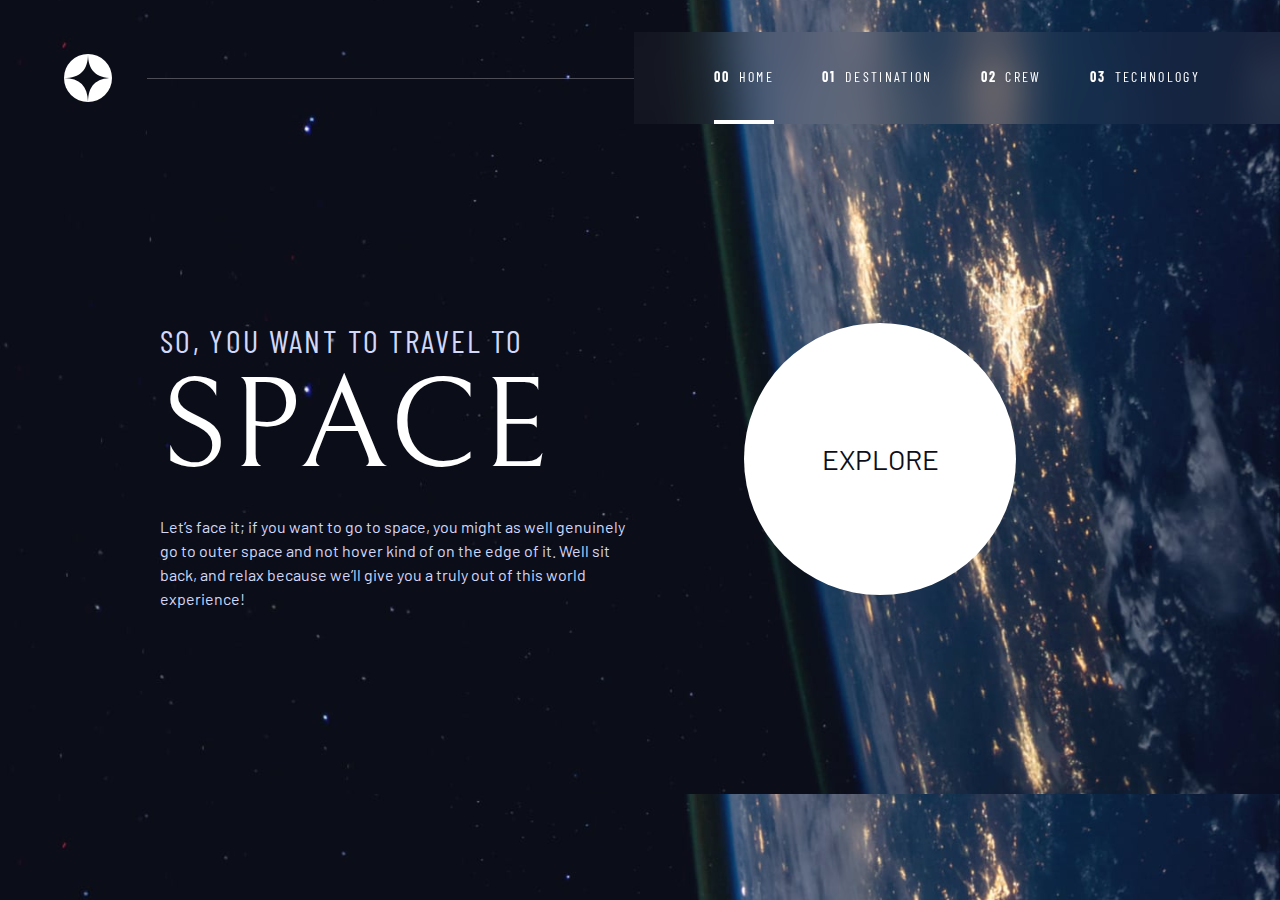
<file: index.html>
<!DOCTYPE html>
<html lang="en">
<head>
  <meta charset="UTF-8">
  <meta name="viewport" content="width=device-width, initial-scale=1.0">

  <link rel="icon" type="image/png" sizes="32x32" href="./assets/favicon-32x32.png">
  
  <title>Frontend Mentor | Space tourism website</title>
  
  <!-- CSS Style  -->
  <link rel="stylesheet" href="./styles.css">

  <!-- Javascripts -->
  <script src="./Scripts/nav.js" defer></script>
</head>
<body id="home">
  <a class="skip-to-content" href="#main">Skip to content</a>
  <header>
    <div class="logo">
      <img src="./assets/shared/logo.svg" alt="Space Logo">
    </div>

    <button class="mobile-nav-toggle" aria-controls="navigation"><span class="sr-only" aria-expanded="false">Menu</span></button>
    
    <nav class="space">
      <ul id="navigation" data-open="false" class=" underline navigation">
          <li class="active"><a href="index.html" class="uppercase fs-1 ls-3"><span aria-hidden="true">00</span>Home</a></li>
          <li><a href="destination.html" class="uppercase fs-1 ls-3"><span aria-hidden="true">01</span>Destination</a></li>
          <li><a href="crew.html" class="uppercase fs-1 ls-3"><span aria-hidden="true">02</span>Crew</a></li>
          <li><a href="technology.html" class="uppercase fs-1 ls-3"><span aria-hidden="true">03</span>Technology</a></li>
      </ul>
    </nav>
  </header>

 <main id="main" class="grid-container container-home">
    <div></div>
  
    <article class="space">
      <h1 class="text-light ff-sans fs-4 ls-3 uppercase" style="--margin-bottom: 1rem">So, you want to travel to 
        <span class="block text-white ff-serif fs-7 ls-3"> Space</span></h1>
      <p class="text-light">Let’s face it; if you want to go to space, you might as well genuinely go to 
        outer space and not hover kind of on the edge of it. Well sit back, and relax 
        because we’ll give you a truly out of this world experience!</p>
      </article>
    
    <div>
      <a class="big-button" href="destination.html">EXPLORE</a>
  </div>
</main>
</body>
</html>
</file>
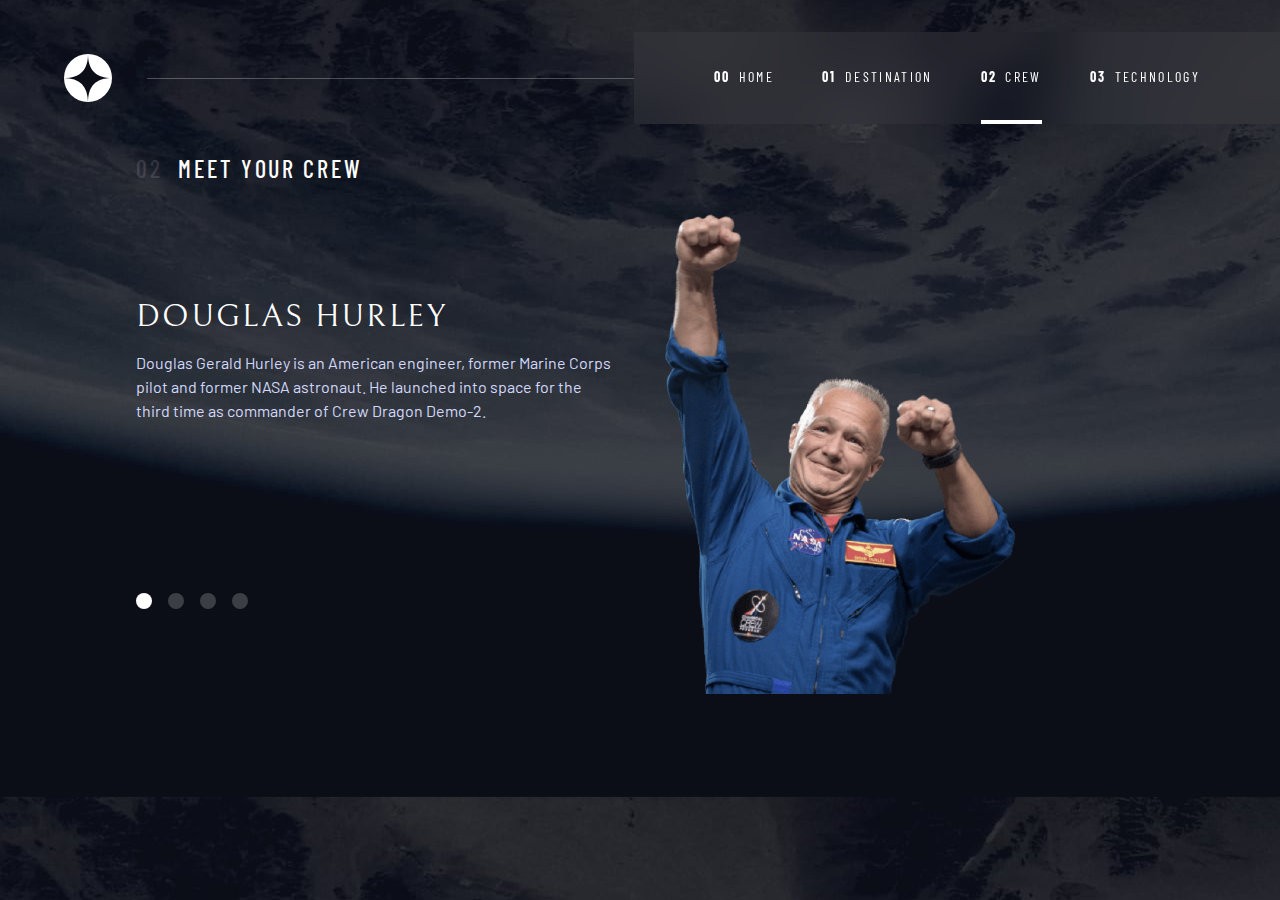
<file: crew.html>
<!DOCTYPE html>
<html lang="en">
<head>
  <meta charset="UTF-8">
  <meta name="viewport" content="width=device-width, initial-scale=1.0">

  <link rel="icon" type="image/png" sizes="32x32" href="./assets/favicon-32x32.png">
  
  <title>Frontend Mentor | Space tourism website</title>
  
  <!-- CSS Style  -->
  <link rel="stylesheet" href="./styles.css">

  <!-- Javascripts -->
  <script src="./Scripts/nav.js" defer></script>
  <script src="./Scripts/tabs.js" defer></script>
</head>
<body id="crew">
  <a class="skip-to-content" href="#main">Skip to content</a>
  <header>
    <div class="logo">
      <img src="./assets/shared/logo.svg" alt="Space Logo">
    </div>
  
    <button class="mobile-nav-toggle" aria-controls="navigation"><span class="sr-only" aria-expanded="false">Menu</span></button>
    
    <nav class="space">
      <ul class=" underline navigation">
          <li><a href="index.html" class="uppercase fs-1 ls-3"><span aria-hidden="true">00</span>Home</a></li>
          <li><a href="destination.html" class="uppercase fs-1 ls-3"><span aria-hidden="true">01</span>Destination</a></li>
          <li class="active"><a href="crew.html" class="uppercase fs-1 ls-3"><span aria-hidden="true">02</span>Crew</a></li>
          <li><a href="technology.html" class="uppercase fs-1 ls-3"><span aria-hidden="true">03</span>Technology</a></li>
      </ul>
    </nav>
  </header>
  
  <main id="main" class="grid-container container-crew">
    <div>
      <h2 class="number-heading"><span>02</span>Meet your crew</h2>
    </div>
    <!-- ARTICLES -->
    <!-- Commander -->
    <section class="space" style="--margin-bottom: 1rem">
      <article class="space" id="commander-tab" role="tab-article">
        <h1 class="uppercase text-white ff-serif fs-4 ls-3 space"><span class="block"></span> Douglas Hurley</h1>
        <p class="text-light">Douglas Gerald Hurley is an American engineer, former Marine Corps pilot 
          and former NASA astronaut. He launched into space for the third time as 
          commander of Crew Dragon Demo-2.
        </p>
      </article>

      <!-- Specialist -->
      <article class="space" id="specialist-tab" role="tab-article" hidden>
        <h1 class="uppercase text-white ff-serif fs-4 ls-3 space"><span class="block">Mission Specialist</span> Mark Shuttleworth</h1>
        <p class="text-light">Mark Richard Shuttleworth is the founder and CEO of Canonical, the company behind 
          the Linux-based Ubuntu operating system. Shuttleworth became the first South 
          African to travel to space as a space tourist.
        </p>
      </article>

      <!-- Pilot -->
      <article class="space" id="pilot-tab" role="tab-article" hidden>
        <h1 class="uppercase text-white ff-serif fs-4 ls-3 space"><span class="block">Pilot</span> Victor Glover</h1>
        <p class="text-light">Pilot on the first operational flight of the SpaceX Crew Dragon to the 
          International Space Station. Glover is a commander in the U.S. Navy where 
          he pilots an F/A-18.He was a crew member of Expedition 64, and served as a 
          station systems flight engineer. 
        </p>
      </article>

      <!-- Engineer -->
      <article class="space" id="engineer-tab" role="tab-article" hidden>
        <h1 class="uppercase text-white ff-serif fs-4 ls-3 space"><span class="block">Flight Engineer</span> Anousheh Ansari</h1>
        <p class="text-light">Anousheh Ansari is an Iranian American engineer and co-founder of Prodea Systems. 
          Ansari was the fourth self-funded space tourist, the first self-funded woman to 
          fly to the ISS, and the first Iranian in space. 
        </p>
      </article>
      
      <!-- TABS -->
      <div class="dot-slide" role="tablist" aria-label="Crew list">
        <button role="tabs" aria-selected="true" aria-controls="commander-tab" data-image="commander-image" tabindex="0"><span class="sr-only">Slide</span></button>
        <button role="tabs" aria-selected="false" aria-controls="specialist-tab" data-image="specialist-image" tabindex="-1"><span class="sr-only">Slide</span></button>
        <button role="tabs" aria-selected="false" aria-controls="pilot-tab" data-image="pilot-image" tabindex="-1"><span class="sr-only">Slide</span></button>
        <button role="tabs" aria-selected="false" aria-controls="engineer-tab" data-image="engineer-image" tabindex="-1"><span class="sr-only">Slide</span></button>
      </div>
    </section>

<!-- IMAGES -->
    <div>
      <!-- Commander -->
      <div role="tab-image" id="commander-image">
        <img src="./assets/crew/image-douglas-hurley.png" alt="Douglas Hurley Image">
      </div>

      <!-- Specialist -->
      <div role="tab-image" id="specialist-image" hidden>
        <img src="./assets/crew/image-mark-shuttleworth.png" alt="Mark Image">
      </div>
  
      <!-- Pilot -->
      <div role="tab-image" id="pilot-image" hidden>
        <img src="./assets/crew/image-victor-glover.png" alt="Victor Image">
      </div>
      
      <!-- Engineer -->
      <div role="tab-image" id="engineer-image" hidden>
        <img src="./assets/crew/image-anousheh-ansari.png" alt="Anousheh Image">
      </div>
    </div>
    
  </main>
</body>
</html>
</file>
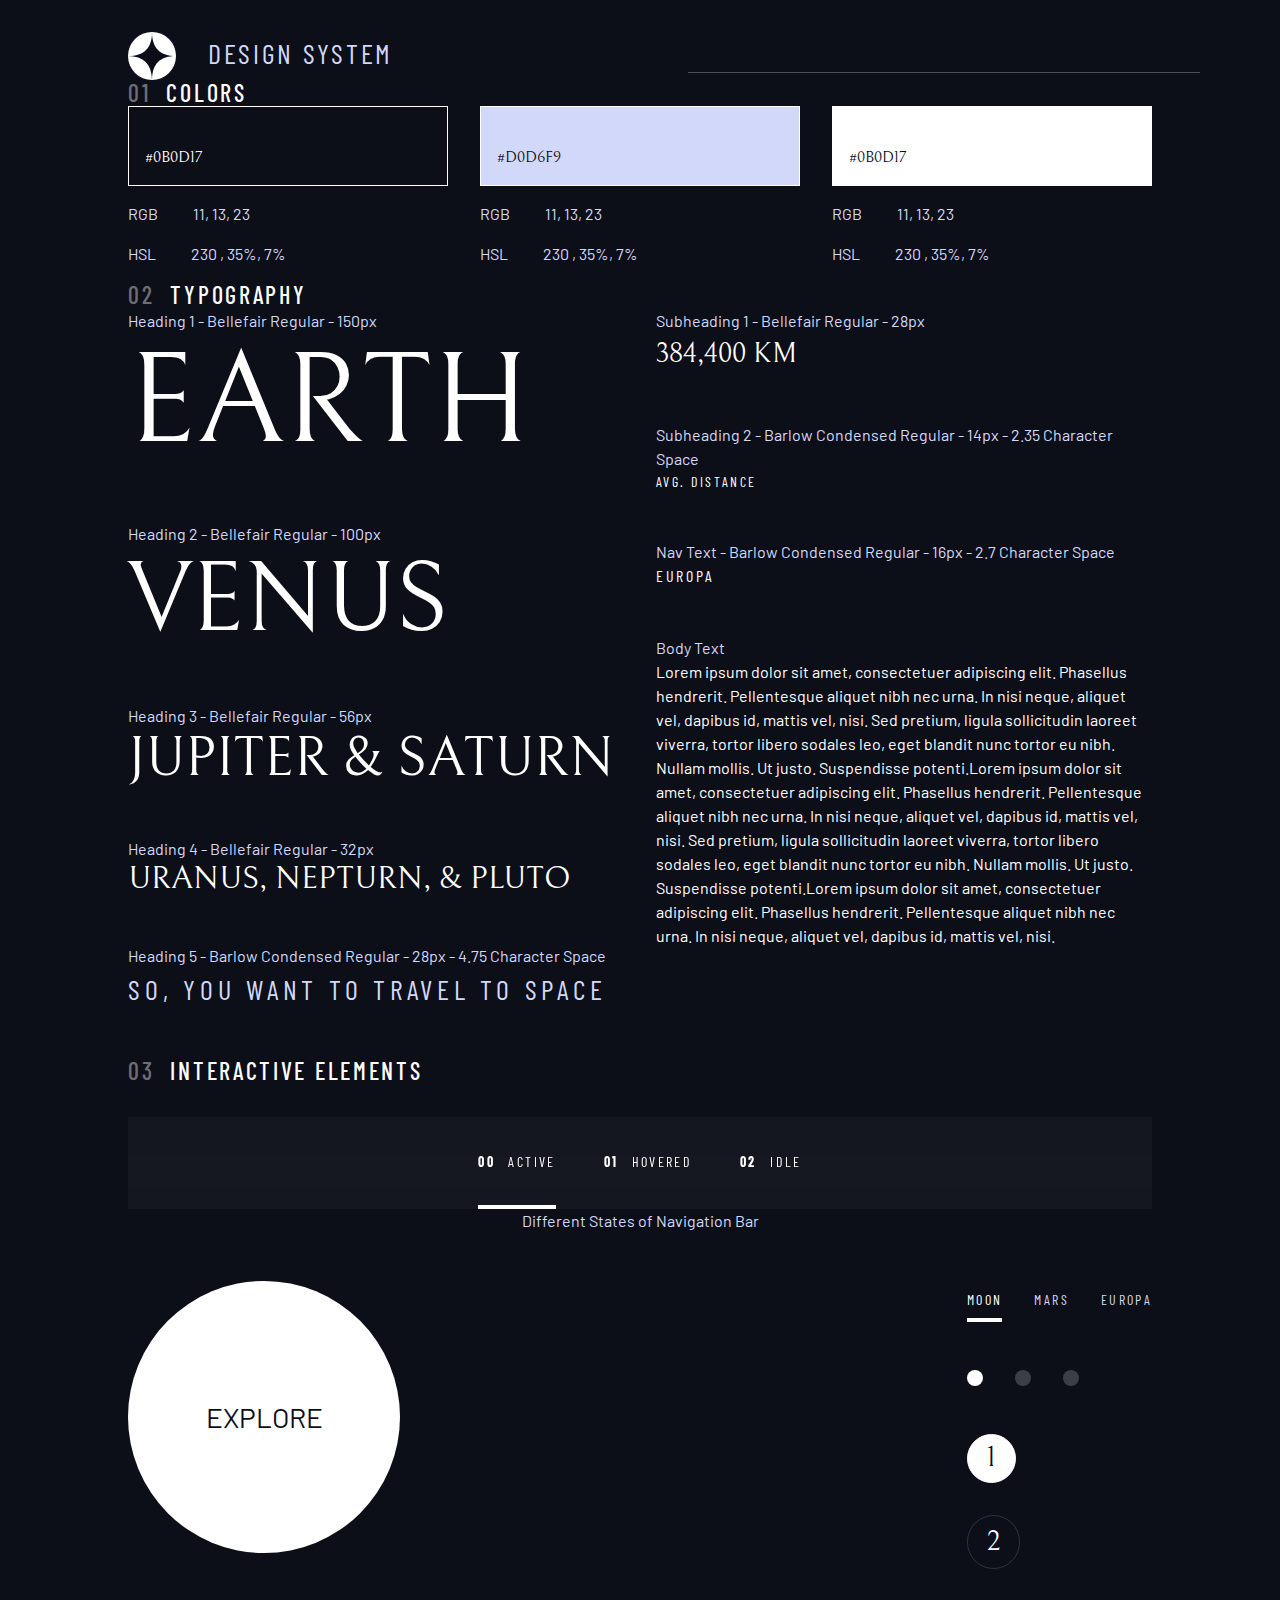
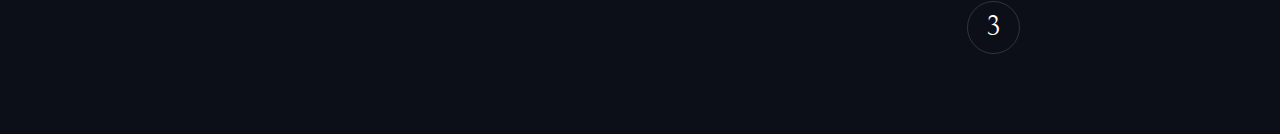
<file: design.html>
<!DOCTYPE html>
<html lang="en">
<head>
    <meta charset="UTF-8">
    <meta http-equiv="X-UA-Compatible" content="IE=edge">
    <meta name="viewport" content="width=device-width, initial-scale=1.0">
    <title>Space Design</title>

    <!-- CSS Style  -->
    <link rel="stylesheet" href="styles.css">
</head>
<body>
<main class="container">
    <header>
        <div class="flex" style="justify-content: space-between;">
            <img src="assets/shared/logo.svg" alt="">
            <p class="uppercase text-light ff-sans fs-3 ls-2">Design System</p>
        </div>
    </header>

    <div>
        <h2 class="number-heading"><span>01</span>colors</h2>
        <div class="flex">
            <div style="flex-grow: 1;">
                <div class="rectangle">#0B0D17</div>
                <p><span>RGB</span> 11, 13, 23</p>
                <p><span>HSL</span> 230 , 35%, 7%</p>
            </div>

            <div style="flex-grow: 1;">
                <div class="rectangle bg-light text-dark">#D0D6F9</div>
                <p><span>RGB</span> 11, 13, 23</p>
                <p><span>HSL</span> 230 , 35%, 7%</p>
            </div>

            <div style="flex-grow: 1;">
                <div class="rectangle bg-white text-dark">#0B0D17</div>
                <p><span>RGB</span>  11, 13, 23</p>
                <p><span>HSL</span>  230 , 35%, 7%</p>
            </div>
        </div>
    </div>

    <div>
        <h2 class="number-heading"><span>02</span>Typography</h2>
        
        <div class="flex">
            <section class="space" style="flex-basis: 100%;">
                <div>
                    <p class="text-light">Heading 1 - Bellefair Regular - 150px </p>
                    <h1 class="ff-serif fs-7 uppercase">Earth</h1>
                </div>
        
                <div>
                    <p class="text-light">Heading 2 - Bellefair Regular - 100px </p>
                    <h2 class="ff-serif fs-6 uppercase">Venus</h2>
                </div>
        
                <div>
                    <p class="text-light">Heading 3 - Bellefair Regular - 56px </p>
                    <h3 class="ff-serif fs-5 uppercase">Jupiter & Saturn</h3>
                </div>
        
                <div>
                    <p class="text-light">Heading 4 - Bellefair Regular - 32px </p>
                    <h4 class="ff-serif fs-4 uppercase">Uranus, Nepturn, & Pluto</h4>
                </div>
        
                <div>
                    <p class="text-light">Heading 5 - Barlow Condensed Regular - 28px - 4.75 Character Space</p>
                    <h5 class="ff-sans fs-3 uppercase text-light ls-1">So, You want to travel to space</h5>
                </div>
            </section>
    
            <section class="space" style="flex-basis: 100%;">
                <div>
                    <p class="text-light">Subheading 1 - Bellefair Regular - 28px</p>
                    <h5 class="ff-serif fs-3 uppercase">384,400 km</h5>
                </div>
    
                <div>
                    <p class="text-light">Subheading 2 - Barlow Condensed Regular - 14px - 2.35 Character Space</p>
                    <h5 class="ff-sans fs-1 uppercase ls-3">Avg. Distance</h5>
                </div>
    
                <div>
                    <p class="text-light">Nav Text - Barlow Condensed Regular - 16px - 2.7 Character Space</p>
                    <h5 class="ff-sans fs-2 uppercase ls-2">Europa</h5>
                </div>
    
                <div>
                    <p class="text-light">Body Text</p>
                    <p>Lorem ipsum dolor sit amet, consectetuer adipiscing elit. Phasellus hendrerit. 
                        Pellentesque aliquet nibh nec urna. In nisi neque, aliquet vel, dapibus id, mattis vel, nisi. 
                        Sed pretium, ligula sollicitudin laoreet viverra, tortor libero sodales leo, 
                        eget blandit nunc tortor eu nibh. Nullam mollis. Ut justo. Suspendisse potenti.Lorem ipsum dolor sit 
                        amet, consectetuer adipiscing elit. Phasellus hendrerit. Pellentesque aliquet nibh nec urna. 
                        In nisi neque, aliquet vel, dapibus id, mattis vel, nisi. Sed pretium, ligula sollicitudin laoreet 
                        viverra, tortor libero sodales leo, eget blandit nunc tortor eu nibh. Nullam mollis. Ut justo. 
                        Suspendisse potenti.Lorem ipsum dolor sit amet, consectetuer adipiscing elit. Phasellus hendrerit. 
                        Pellentesque aliquet nibh nec urna. In nisi neque, aliquet vel, dapibus id, mattis vel, nisi. </p>
                </div>
            </section>
        </div>
        
    </div>

    <div>
        <h2 class="number-heading"><span>03</span>Interactive Elements</h2>
        <div>
            <!-- Main Navigation Bars  -->
            <nav class="space">
                <ul class=" underline navigation">
                    <li class="active"><a href="#" class="uppercase fs-1 ls-3"><span>00</span> Active</a></li>
                    <li class="hover"><a href="#" class="uppercase fs-1 ls-3"><span>01</span> Hovered</a></li>
                    <li><a href="#" class="uppercase fs-1 ls-3"><span>02</span> Idle</a></li>
                </ul>
                <p class="text-light" style="text-align: center;">Different States of Navigation Bar</p>
            </nav>

            <div class="buttons">
                <!-- Big Button  -->
                <div>
                    <a class="big-button" href="#">EXPLORE</a>
                </div>

        
                <div class="space">
                     <!-- Tabs -->
                    <div class="flex underline">
                        <button aria-selected="true" class="bg-dark text-light ff-sans uppercase fs-1 ls-3">Moon<span/a></button>
                        <button aria-selected="false" class="hover bg-dark text-light ff-sans uppercase fs-1 ls-3">Mars<span/a></button>
                        <button aria-selected="false" class="bg-dark text-light ff-sans uppercase fs-1 ls-3">Europa<span/a></button> 
                    </div>
    
                    <!--Dot Slide -->
                    <div class="dot-slide flex">
                        <div aria-selected="true"><span class="sr-only">Slide</span></div>
                        <div aria-selected="false"><span class="sr-only">Slide</span></div>
                        <div aria-selected="false"><span class="sr-only">Slide</span></div>
                    </div>

                    <!-- Numbers Slide-->
                    <div class="number-slide flex" style="--column: column">
                        <button aria-selected="true">1</button>
                        <button aria-selected="false">2</button>
                        <button aria-selected="false">3</button>
                    </div>
                </div>
            </div>  
            
        </div>
        
    </div>
</main>
</body>
</html>
</file>
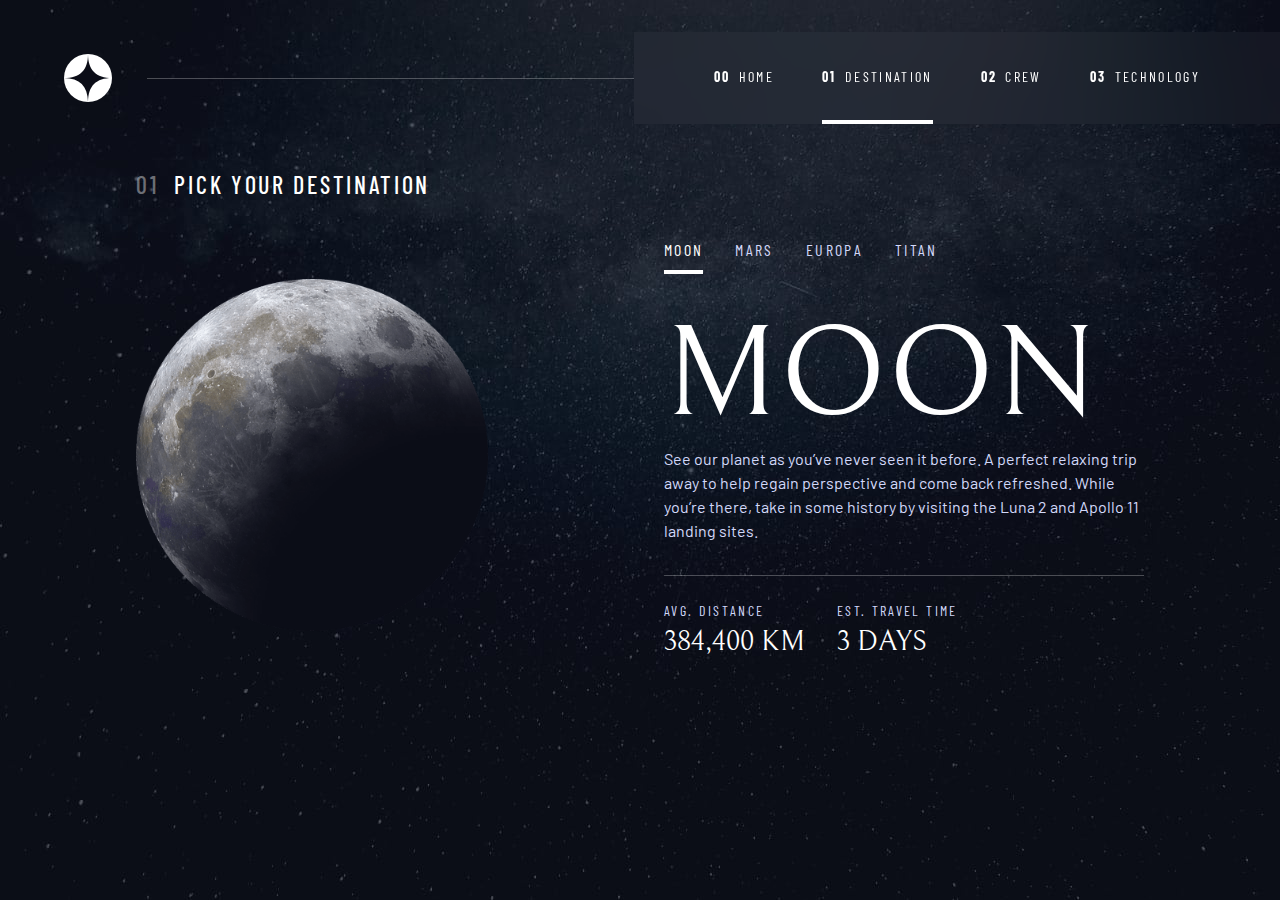
<file: destination.html>
<!DOCTYPE html>
<html lang="en">
<head>
  <meta charset="UTF-8">
  <meta name="viewport" content="width=device-width, initial-scale=1.0">

  <link rel="icon" type="image/png" sizes="32x32" href="./assets/favicon-32x32.png">
  
  <title>Frontend Mentor | Space tourism website</title>
  
  <!-- CSS Style  -->
  <link rel="stylesheet" href="./styles.css">

  <!-- Javascripts -->
  <script src="./Scripts/nav.js" defer></script>
  <script src="./Scripts/tabs.js" defer></script>
</head>
<body id="destination">
<a class="skip-to-content" href="#main">Skip to content</a>
<header>
  <div class="logo">
    <img src="./assets/shared/logo.svg" alt="Space Logo">
  </div>

  <button class="mobile-nav-toggle" aria-controls="navigation"><span class="sr-only" aria-expanded="false">Menu</span></button>

  <nav class="space">
    <ul class=" underline navigation">
        <li><a href="index.html" class="uppercase fs-1 ls-3"><span aria-hidden="true">00</span>Home</a></li>
        <li class="active"><a href="destination.html" class="uppercase fs-1 ls-3"><span aria-hidden="true">01</span>Destination</a></li>
        <li><a href="crew.html" class="uppercase fs-1 ls-3"><span aria-hidden="true">02</span>Crew</a></li>
        <li><a href="technology.html" class="uppercase fs-1 ls-3"><span aria-hidden="true">03</span>Technology</a></li>
    </ul>
  </nav>
</header>

<main id="main" class="grid-container container-destination">
  <h2 class="number-heading"><span aria-hidden="true">01</span>Pick your destination</h2>

  <!-- IMAGES -->
  <div>
    <!-- Moon Image  -->
    <div role="tab-image" id="moon-image">
      <img src="assets/destination/image-moon.png" alt="the moon">
    </div>

    <!-- Mars Image  -->
    <div role="tab-image" id="mars-image" hidden>
      <img src="assets/destination/image-mars.png" alt="the mars">
    </div>

    <!-- Europa Image  -->
    <div role="tab-image" id="europa-image" hidden>
      <img src="assets/destination/image-europa.png" alt="the europa">
    </div>

    <!-- Titan Image  -->
    <div role="tab-image" id="titan-image" hidden>
      <img src="assets/destination/image-titan.png" alt="the titan">
    </div>
  </div>
  
  
  <section class="space" style="--margin-bottom: 1rem">
    <!-- TABS -->
    <div class="tab-list underline space" role="tablist" aria-label="Destination list">
      <button aria-selected="true" role="tabs" tabindex="0" aria-controls="moon-tab" data-image="moon-image" class="text-light ff-sans uppercase fs-2 ls-3">Moon</button>
      <button aria-selected="false" role="tabs" tabindex="-1" aria-controls="mars-tab" data-image="mars-image" class="text-light ff-sans uppercase fs-2 ls-3">Mars</button>
      <button aria-selected="false" role="tabs" tabindex="-1" aria-controls="europa-tab" data-image="europa-image" class="text-light ff-sans uppercase fs-2 ls-3">Europa</button> 
      <button aria-selected="false" role="tabs" tabindex="-1" aria-controls="titan-tab" data-image="titan-image" class="text-light ff-sans uppercase fs-2 ls-3">Titan</button> 
    </div>

    <!-- Moon  Article-->
    <article id="moon-tab" tab-index="0" role="tab-article">
      <h1 class="uppercase text-white ff-serif fs-7 ls-3"> Moon</h1>
      <p class="text-light">See our planet as you’ve never seen it before. A perfect relaxing trip away to help 
        regain perspective and come back refreshed. While you’re there, take in some history 
        by visiting the Luna 2 and Apollo 11 landing sites.
      </p>
    
      <hr>

      <div class="flex stat">
        <div>
          <h5 class="ff-sans fs-1 uppercase ls-3 text-light">Avg. Distance</h5>
          <h5 class="ff-serif fs-3 uppercase">384,400 km</h5>
        </div>
        <div>
          <h5 class="ff-sans fs-1 uppercase ls-3 text-light">Est. Travel Time</h5>
          <h5 class="ff-serif fs-3 uppercase">3 days</h5>
        </div>
      </div>
    </article>


    <!-- Mars Article -->
    <article hidden id="mars-tab" tab-index="0" role="tab-article">
      <h1 class="uppercase text-white ff-serif fs-7 ls-3"> Mars</h1>
      <p class="text-light">Don’t forget to pack your hiking boots. You’ll need them to tackle Olympus Mons, 
        the tallest planetary mountain in our solar system. It’s two and a half times 
        the size of Everest!
      </p>
    
      <hr>

      <div class="flex stat">
        <div>
          <h5 class="ff-sans fs-1 uppercase ls-3 text-light">Avg. Distance</h5>
          <h5 class="ff-serif fs-3 uppercase">225 mil. km</h5>
        </div>
        <div>
          <h5 class="ff-sans fs-1 uppercase ls-3 text-light">Est. Travel Time</h5>
          <h5 class="ff-serif fs-3 uppercase">9 months</h5>
        </div>
      </div>
    </article>


    <!-- Europa  Article-->
    <article hidden id="europa-tab" tab-index="0" role="tab-article">
      <h1 class="uppercase text-white ff-serif fs-6 ls-3">Europa</h1>
      <p class="text-light">The smallest of the four Galilean moons orbiting Jupiter, Europa is a 
        winter lover’s dream. With an icy surface, it’s perfect for a bit of 
        ice skating, curling, hockey, or simple relaxation in your snug 
        wintery cabin.
      </p>
    
      <hr>

      <div class="flex stat">
        <div>
          <h5 class="ff-sans fs-1 uppercase ls-3 text-light">Avg. Distance</h5>
          <h5 class="ff-serif fs-3 uppercase">628 mil. km</h5>
        </div>
        <div>
          <h5 class="ff-sans fs-1 uppercase ls-3 text-light">Est. Travel Time</h5>
          <h5 class="ff-serif fs-3 uppercase">3 years</h5>
        </div>
      </div>
    </article>


    <!-- Titan  Article-->
    <article hidden id="titan-tab" tab-index="0" role="tab-article">
      <h1 class="uppercase text-white ff-serif fs-7 ls-3">Titan</h1>
      <p class="text-light">The only moon known to have a dense atmosphere other than Earth, Titan 
        is a home away from home (just a few hundred degrees colder!). As a 
        bonus, you get striking views of the Rings of Saturn.
      </p>
    
      <hr>

      <div class="flex stat">
        <div>
          <h5 class="ff-sans fs-1 uppercase ls-3 text-light">Avg. Distance</h5>
          <h5 class="ff-serif fs-3 uppercase">1.6 bil. km</h5>
        </div>
        <div>
          <h5 class="ff-sans fs-1 uppercase ls-3 text-light">Est. Travel Time</h5>
          <h5 class="ff-serif fs-3 uppercase">7 years</h5>
        </div>
      </div>
    </article>
  </section>

</main>
</body>
</html>
</file>
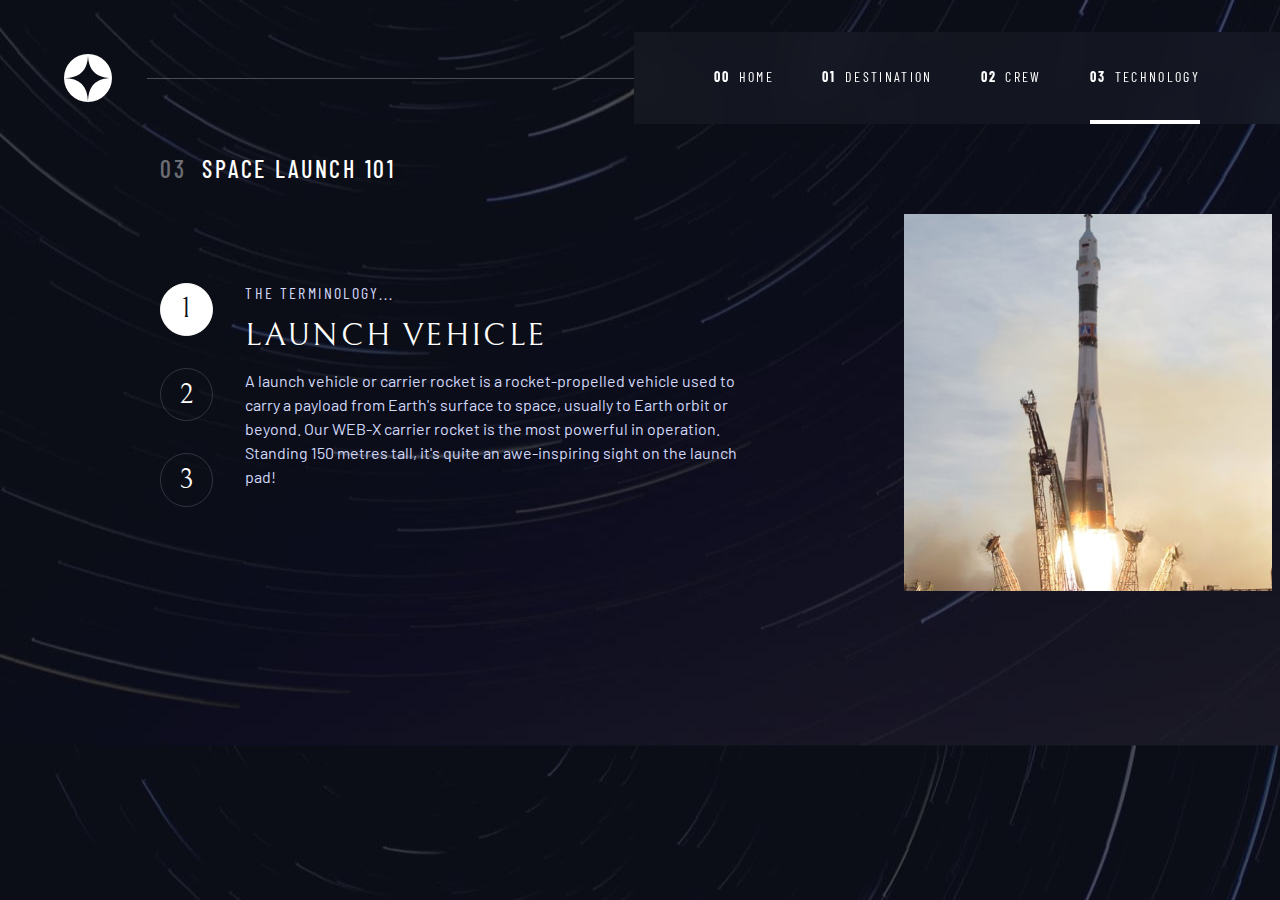
<file: technology.html>
<!DOCTYPE html>
<html lang="en">
<head>
  <meta charset="UTF-8">
  <meta name="viewport" content="width=device-width, initial-scale=1.0">

  <link rel="icon" type="image/png" sizes="32x32" href="./assets/favicon-32x32.png">
  
  <title>Frontend Mentor | Space tourism website</title>

  <!-- CSS Style  -->
  <link rel="stylesheet" href="./styles.css">

  <!-- Javascripts -->
  <script src="./Scripts/nav.js" defer></script>
  <script src="./Scripts/tabs.js" defer></script>
</head>
<body id="technology">
  <a class="skip-to-content" href="#main">Skip to content</a>
  <header>
    <div class="logo">
      <img src="./assets/shared/logo.svg" alt="Space Logo">
    </div>

    <button class="mobile-nav-toggle" aria-controls="navigation"><span class="sr-only" aria-expanded="false">Menu</span></button>
   
    <nav class="space">
      <ul class=" underline navigation">
          <li><a href="index.html" class="uppercase fs-1 ls-3"><span aria-hidden="true">00</span>Home</a></li>
          <li><a href="destination.html" class="uppercase fs-1 ls-3"><span aria-hidden="true">01</span>Destination</a></li>
          <li><a href="crew.html" class="uppercase fs-1 ls-3"><span aria-hidden="true">02</span>Crew</a></li>
          <li class="active"><a href="technology.html" class="uppercase fs-1 ls-3"><span aria-hidden="true">03</span>Technology</a></li>
      </ul>
    </nav>
  </header>
  
  <main id="main" class="grid-container container-technology">
    <div>
      <h2 class="number-heading"><span>03</span>Space launch 101</h2>
    </div>
    
    <section class="space flex" style="--margin-bottom: 1rem">
      <!-- TABS -->
      <div class="number-slide" role="tablist" style="--column: column" aria-label="Technology list">
        <button aria-selected="true" role="tabs" aria-controls="vehicle-tab" data-image="vehicle-image" tabindex="0">1</button>
        <button aria-selected="false" role="tabs" aria-controls="spaceport-tab" data-image="spaceport-image" tabindex="-1">2</button>
        <button aria-selected="false" role="tabs" aria-controls="capsule-tab" data-image="capsule-image" tabindex="-1">3</button>
      </div>

      <!-- Space Vehicle Article -->
      <article class="space" id="vehicle-tab" role="tab-article">
        <h1 class="uppercase text-white ff-serif fs-4 ls-3 space"><span class="block ff-sans fs-2 text-light">The terminology...</span>Launch vehicle</h1>
        <p class="text-light">A launch vehicle or carrier rocket is a rocket-propelled vehicle used to carry a 
          payload from Earth's surface to space, usually to Earth orbit or beyond. Our 
          WEB-X carrier rocket is the most powerful in operation. Standing 150 metres tall, 
          it's quite an awe-inspiring sight on the launch pad!
        </p>
      </article>

      <!-- Spaceport Article -->
      <article class="space" id="spaceport-tab" role="tab-article" hidden>
        <h1 class="uppercase text-white ff-serif fs-4 ls-3 space"><span class="block ff-sans fs-2 text-light">The terminology...</span>Spaceport</h1>
        <p class="text-light">A spaceport or cosmodrome is a site for launching (or receiving) spacecraft, 
          by analogy to the seaport for ships or airport for aircraft. Based in the 
          famous Cape Canaveral, our spaceport is ideally situated to take advantage 
          of the Earth’s rotation for launch.
        </p>
      </article>

      <!-- Space Capsule Article -->
      <article class="space" id="capsule-tab" role="tab-article" hidden>
        <h1 class="uppercase text-white ff-serif fs-4 ls-3 space"><span class="block ff-sans fs-2 text-light">The terminology...</span>Space capsule</h1>
        <p class="text-light">A space capsule is an often-crewed spacecraft that uses a blunt-body reentry 
          capsule to reenter the Earth's atmosphere without wings. Our capsule is where 
          you'll spend your time during the flight. It includes a space gym, cinema, 
          and plenty of other activities to keep you entertained.
        </p>
      </article>
    </section>

    <!-- IMAGES -->
    <div>
      <!-- Space Vehicle -->
      <div role="tab-image" id="vehicle-image">
        <img class="portrait" src="./assets/technology/image-launch-vehicle-portrait.jpg" alt="Launch  vehicle image">
        <img class="landscape" src="./assets/technology/image-launch-vehicle-landscape.jpg" alt="Launch  vehicle image">
      </div>
  
      <!-- Spaceport -->
      <div role="tab-image" id="spaceport-image" hidden>
        <img class="portrait" src="./assets/technology/image-spaceport-portrait.jpg" alt="Spaceport Image">
        <img class="landscape" src="./assets/technology/image-spaceport-landscape.jpg" alt="Spaceport Image">
      </div>

      <!-- SPace CApsule -->
      <div role="tab-image" id="capsule-image" hidden>
        <img class="portrait" src="./assets/technology/image-space-capsule-portrait.jpg" alt="Space Capsule Image">
        <img class="landscape" src="./assets/technology/image-space-capsule-landscape.jpg" alt="Space Capsule Image">
      </div>
    </div>
   
  </main>
</body>
</html>
</file>
<file: styles.css>
@import url("https://fonts.googleapis.com/css2?family=Barlow+Condensed:wght@400;700&family=Bellefair&family=Barlow:wght@400;700&display=swap");


/* CUSTOM PROPERTY  */
:root{
    --clr-dark:hsl(230, 35%, 7%);
    --clr-light: hsl(231, 77%, 90%) ;
    --clr-white: hsl(0, 0%, 100%);

    --ff-serif: "Bellefair", serif;
    --ff-sans: "Barlow Condensed", sans-serif;
    --ff-normal: "Barlow", sans-serif;

    --fs-1: 14px;
    --fs-2: 16px;
    --fs-3: 28px;
    --fs-4: 32px;
    --fs-5: 56px;
    --fs-6: 100px;
    --fs-7: clamp(90px, 10vw, 150px);

    --fw-400: 400;
    --fw-700: 700;

    --letter-spacing-1: 4.75px;
    --letter-spacing-2: 2.70px;
    --letter-spacing-3: 2.35px;
}

@media (max-width: 770px){
    :root{
        --fs-2: 14px;
        --fs-3: 16px;
        --fs-4: 28px;
        --fs-5: 32px;
        --fs-6: 56px;
    }
}


/*     RESET      */

/* Margin/padding  */
*{
    margin: 0;
    padding: 0;
}

    /* Box sizing */
*,
*::before,
*::after {
    box-sizing: border-box;
}

h1,
h2,
h3,
h4,
h5,
h6,
p {
    font-weight: inherit;
}

h1,
h2,
h3,
h4{
    line-height: 1.1;
}

li{
    list-style: none;
}

a{
    text-decoration: none;
    color: inherit;
}

img,
picture {
    max-width: 100%;
    display: block;
    margin: 0;
}

input,
button,
textarea,
select {
    font: inherit;
    background: inherit;
}

hr{
    border: 0;
    border-bottom: 1px solid hsla(0, 0%, 100%, 0.267);
    margin-top: 2rem;
}

.sr-only {
    position: absolute; 
    width: 1px;
    height: 1px;
    padding: 0;
    margin: -1px; 
    overflow: hidden;
    clip: rect(0, 0, 0, 0);
    white-space: nowrap; 
    border: 0;
  }

  .skip-to-content {
    position: absolute;
    z-index: 99;
    background: var(--clr-dark);
    padding: 0.5rem 1rem;
    margin-inline: auto;
    transform: translateY(-100%);
    transition: transform 0.25s ease-in;
}

body{
    background-color: var(--clr-dark);
    color: var(--clr-white);
    font-family: var(--ff-normal);
    font-size: var(--fs-2);
    font-weight: var(--fw-400);
    line-height: 1.5;
}


/* UTILITY CLASS */
/* colors */
.text-dark{color: var(--clr-dark)}
.text-light{color: var(--clr-light)}
.text-white{color: var(--clr-white)}
.bg-dark{background-color: var(--clr-dark)}
.bg-light{background-color: var(--clr-light)}
.bg-white{background-color: var(--clr-white)}

/* font family */
.ff-serif{font-family: var(--ff-serif);}
.ff-sans{font-family: var(--ff-sans);}
.ff-normal{font-family: var(--ff-normal);}

/* font size */
.fs-1{font-size: var(--fs-1);}
.fs-2{font-size: var(--fs-2);}
.fs-3{font-size: var(--fs-3);}
.fs-4{font-size: var(--fs-4);}
.fs-5{font-size: var(--fs-5);}
.fs-6{font-size: var(--fs-6);}
.fs-7{font-size: var(--fs-7);}

/* font-weight */
.fw-700{font-weight: 700;}
.fw-400{font-weight: 400;}

/* letter spacing  */
.ls-1{letter-spacing: 4.75px}
.ls-2{letter-spacing: 2.70px}
.ls-3{letter-spacing: 2.35px}

.uppercase{text-transform: uppercase;}

.block{display: block;}

.space > *{
    margin-bottom: var(--margin-bottom, 3rem);
}

.rectangle{
    display: flex;
    align-items: flex-end;
    padding: 1rem;
    width: 20rem;
    height: 5rem;
    font-family: var(--ff-serif);
    border: 1px solid var(--clr-white); 
}

.rectangle ~ p{
    margin-block: 1rem;
    color: var(--clr-light);
}

.rectangle ~ p > span{
    margin-inline-end: 2rem;
   
}



/* ----------------------------- */
/* ---------COMPONENTS-------  */
/* --------------------------- */

/* Header / Navigation  */

/* Large screen  */
header{
    display: flex;
    justify-content: space-between;
    align-items: center;
}

.logo img{
    margin: 2rem clamp(0.5rem, 5vw, 4rem) 0;
}

header::after{
    content: "";
    display: block;
    position: relative;
    width: 50%;
    height: 1px;
    background: hsla(0, 0%, 100%, 0.267);
    order: 1;
    margin: 2rem -3rem 0 0;
}

nav{
    order: 2;
}

.navigation {
    font-family: var(--ff-sans);
    display: flex;
    place-content: center;
    column-gap: 3rem;
    background: hsla(0, 2%, 8%, 0.534);
    --underline-padding: 2rem;
    padding-inline: 5rem;
    margin-block: 2rem 0;
}

@supports (backdrop-filter: blur(1.5rem)){
    .navigation{
        background: hsla(0, 0%, 100%, 0.034);
        backdrop-filter: blur(1.5rem)
    }
}

.navigation a span{
    font-weight: var(--fw-700);
    margin-inline-end: 0.5rem;
}

.mobile-nav-toggle{
    display: none;
}


/* Tablet */
@media (max-width: 770px) {
    .home{
        background-image: url(./assets/home/background-home-tablet.jpg);
        background-repeat: no-repeat;
        background-position: center;
    }
    
    .logo img{
        width: 2.5rem;
        margin: 1.5rem;
    }

    header{
        align-items: unset;
    }
    
    header::after{
        display: none;
    }
    
    .navigation {
        --underline-padding: 1.5rem;
        padding-inline: 3rem;
        margin-top: unset;
        column-gap: 2rem
    }

    .navigation a span{
        display: none;
    }
}

/* Mobile */
@media (max-width: 510px) {
    header{
        position: relative;
        display: flex;
        justify-content: space-between;
        width: 100%;
    }

    .navigation {
        position: fixed;
        top: 0;
        right: 0;
        z-index: 1;
        display: block;
        padding: 5rem 0 0 2rem;
        width: 70vw;
        height: 100vh;
        transform: translateX(100%);
        transition: all 0.6s ease-in-out;
        background: hsla(0, 2%, 8%, 0.959);
    }

    @supports (backdrop-filter: blur(2rem)){
        .navigation{
            background: hsla(0, 0%, 100%, 0.034);
            backdrop-filter: blur(2rem)
        }
    }

    .navigation[data-open="true"]{
        transform: translateX(0);
    }
    
    .navigation a span{
        display: unset;
    }

    .mobile-nav-toggle{
        display: block;
        background-color: transparent;
        background-image: url(./assets/shared/icon-hamburger.svg);
        background-repeat: no-repeat;
        background-position: center;
        border: none;
        width: 2rem;
        aspect-ratio: 1;
        position: absolute;
        top: 1.5rem;
        right: 1.5rem;
        z-index: 2; 
    }

    .mobile-nav-toggle[aria-expanded="true"]{
        background-image: url(./assets/shared/icon-close.svg);
    }
}


/* Numbered Headings  */
.number-heading{
    text-transform: uppercase;
    font-weight: 500;
    font-family: var(--ff-sans);
    letter-spacing: var(--letter-spacing-2);
}

.number-heading span{
    margin-inline-end: 1rem;
    color: var(--clr-white);
    opacity: 0.4;
}

@media (max-width: 770px) {
    .number-heading{
        padding: 1rem 2rem;
    }
}

@media (max-width: 510px) {
    .number-heading{
        text-align: center;
    }
}


/* -----Underline---- */
.underline > * {
    border: 0;
    border-bottom: 4px solid hsl(0, 0%, 100%, 0);
    padding-block: var(--underline-padding, 0.5rem);  
}

.underline > *:hover{
    border-color: hsl(0, 0%, 100%, 0.5);
}

.underline > .active,
.underline > [aria-selected="true"],
.underline > *:focus{
    border-color: hsl(0, 0%, 100%);
    color: var(--clr-white);
}

@media (max-width: 510px) {
    .underline:not(.tab-list) > *.active{
        border: unset;
    }
}


/* ---------Buttons---------- */
.buttons{
    display: flex;
    justify-content: space-between;
    align-items: flex-start;
}

.big-button{
    display: flex;
    place-items: center;
    justify-content: center;
    position: relative;
    background: var(--clr-white);
    color: var(--clr-dark);
    height:  17rem;
    width: 17rem;
    font-size: var(--fs-3);
    padding: 2rem 0;
    aspect-ratio: 1;
    border-radius: 50%;
}

@media (max-width: 770px) {
    .big-button{
        height:  13rem;
        width: 13rem;
    }
}

.big-button::after{
    content: "";
    position: absolute;
    width: 100%;
    height: 100%;
    background: hsla(0, 0%, 39%, 0.315);
    border-radius: 50%;
    opacity: 0;
    transition: all 0.5s ease-in-out;
}

.big-button:hover::after{
    opacity: 1;
    transform: scale(1.5);
}


/* -----Dot slider-------  */
.dot-slide{
    display: flex;
    column-gap: 1rem;
}

.dot-slide > *{
    height: 1rem;
    width: 1rem;
    border: none;
    background-color: hsla(0, 0%, 100%, 0.199);
    border-radius: 50%;
}

.dot-slide *:hover,
.dot-slide *:focus{
    background: hsla(0, 0%, 100%, 0.582);
}

.dot-slide > [aria-selected="true"]{
    background: hsl(0, 0%, 100%);
}

@media (max-width: 770px) {
    .dot-slide{
        justify-content: center;
        margin-block-end: 3rem;
    }
}


/* -----Number Slider---------  */
.number-slide{
    display: flex;
    gap: 2rem;
    flex-direction: column;
}

.number-slide > *{
    background: transparent;
    color: var(--text-white);
    font-family: var(--ff-serif);
    font-size: var(--fs-3);
    border: 1px solid rgba(255, 255, 255, 0.158);
    padding: 0 1.2rem;
    border-radius: 50%;
    aspect-ratio: 1;
}

.number-slide > *:hover,
.number-slide > *:focus{
    border-color: var(--clr-white);
}

.number-slide > [aria-selected="true"]{
    border-color: var(--clr-white);
    background-color: var(--clr-white);
    color: var(--clr-dark);
}

@media (max-width: 770px) {
    .number-slide{
        flex-direction: row;
        gap: 1rem;
    }
}

/* ------Tab-list------ */
.tab-list{
    display: flex;
    gap: 2rem;
}

@media (max-width: 770px) {
    .tab-list{
        display: flex;
        justify-content: center;
    }
}




/* ----------------------------- */
/* ---------LAYOUTS-----------  */
/* --------------------------- */

/* ------General------- */
.flex{
    display: flex;
    gap: 2rem;
    align-items: flex-start;
    flex-direction: var(--column, row);
}

.container{
    display: grid;
    max-width: 80vw;
    margin: 2rem auto;
}

.grid-container{
    display: grid;
    grid-template-columns: minmax(1rem, 1fr) repeat(2, minmax(0, 30rem)) minmax(1rem, 1fr);
}

.grid-container >*:nth-child(1){
    grid-column: 2/4;
    padding: 2rem 0;
    justify-self: flex-start;
}

.grid-container > *:nth-child(2){
    grid-column: 2/3;
}

.grid-container >*:nth-child(3){
    grid-column: 3/4;
}


/* -------Home------------- */
.container-home {
    align-items: end;
    justify-items: center;
    margin-block: clamp(2rem, 15vh, 15rem);
    overflow: hidden;
}

.container-home >*:nth-child(3){
    align-self: flex-start;
}


/* ------------Destination----------- */
.container-destination {
    justify-self: space-between;
    align-items: center;
    margin-block: 1rem max(2rem, 5vh);
    column-gap: 3rem;
}

.container-destination img{
    width: 22rem;
}

.container-destination .stat{
    margin-block-start: 1.5rem;
}


/* -----------Crew-------------- */
.container-crew{
    column-gap: 3rem;
}

.container-crew >*{
    display: flex;
    flex-direction: column;
    justify-content: space-around;
}

.container-crew img{
    width: 22rem;
    
}

.container-crew span{
    color: hsla(0, 0%, 96%, 0.329);
}


/* ---------Technlogy----------- */
.container-technology{
    position: relative;
    align-items: center;
    overflow: hidden;
}

.container-technology >*:nth-child(2){
    margin-inline-end: -7rem;
    align-items: center;
}

.container-technology >*:nth-child(3){
   justify-self: end;
}

.container-technology .portrait{
    width: 23rem;
    position: relative;
    left: 9.5rem;
}

.container-technology .landscape{
    display: none;
}


    /* ----Tablet size layout---- */
@media (max-width: 770px) {
    /*---- General----------  */
    .grid-container{
        grid-template-columns:  unset; 
        place-items: center;
        text-align: center;
    }
    
    .grid-container >*:nth-child(1),
    .grid-container > *:nth-child(2),
    .grid-container >*:nth-child(3){
        grid-column: unset;
    }

    .grid-container article{
        padding-inline: 6rem;
    }
    

    /* ---------Home------ */
    .container-home {
        margin-block: 0 1rem;
        align-items: center;
    }


    /* -----Destination--------- */
    .container-destination img{
        width: 18rem;
    }

    .container-destination .stat{
        justify-content: center;
        gap: 3rem;
    }


        /* -----Technlogy -----*/
    .container-technology >*:nth-child(2){
        margin-inline-end: unset;
        flex-direction: column;
        grid-row: 3;
        margin-block-start: 2rem;
    }

    .container-technology .portrait{
        display: none;
    }
    
    .container-technology .landscape{
        display: unset;
    }
}


    /* ----Mobile size layout---- */
@media (max-width: 510px) {
    /* ----General------ */
    .grid-container >*:nth-child(1){
        padding: 0 0 2rem;
        justify-self: center;
        
    }

    .grid-container article{
        padding-inline: 2rem;
    }

    /* -----Destination-------  */
    .container-destination img{
        width: 15rem;
    }

    .container-destination .stat{
        flex-direction: column;
        align-items: center;
        gap: 1.5rem
    }

    /* -------Crew----------- */    
    .container-crew >*:nth-child(2){
        grid-row: 3;
        flex-direction: column-reverse;
    }

    .container-crew >*:nth-child(3){
        grid-row: 2;
        border-bottom: 1px solid rgba(255, 255, 255, 0.171);
        margin-block-end: 2rem;
    }
    
    .container-crew img{
        width: 15rem;
    }
}



/* ----------------------------- */
/* ---------BACKGROUNDS-------  */
/* --------------------------- */
    /* ---Home--------  */
#home{
    background-image: url(./assets/home/background-home-desktop.jpg);
    background-size: cover;
    background-position: bottom center;
}

@media (max-width: 770px) {
    #home{
        background-image: url(./assets/home/background-home-tablet.jpg);
        background-repeat: no-repeat;
        background-position: center;
    }
}

@media (max-width: 510px) {
    #home{
        background-image: url(./assets/home/background-home-mobile.jpg);
        background-size: cover;
    }
}


/* ------Destination--------  */
#destination{
    background-image: url(./assets/destination/background-destination-desktop.jpg);
}

@media (max-width: 770px) {
    #destination{
        background-image: url(./assets/destination/background-destination-tablet.jpg);
        background-repeat: no-repeat;
        background-position: center;
    }
}

@media (max-width: 510px) {
    #destination{
        background-image: url(./assets/destination/background-destination-mobile.jpg);
        background-size: cover;
    }
}


    /* -------Crew--------  */
#crew{
    background-image: url(./assets/crew/background-crew-desktop.jpg);
    background-position: center;
}

@media (max-width: 770px) {
    #crew{
        background-image: url(./assets/crew/background-crew-tablet.jpg);
        background-repeat: no-repeat;
    }
}

@media (max-width: 510px) {
    #crew{
        background-image: url(./assets/crew/background-crew-mobile.jpg);
        background-size: cover;
    }
}


/* --------Technology--------  */
#technology{
    background-image: url(./assets/technology/background-technology-desktop.jpg);
    background-position: center;
}

@media (max-width: 770px) {
    #technology{
        background-image: url(./assets/technology/background-technology-tablet.jpg);
        background-repeat: no-repeat;
    }
}

@media (max-width: 510px) {
    #technology{
        background-image: url(./assets/technology/background-technology-mobile.jpg);
        background-size: cover;
    }
}
</file>
